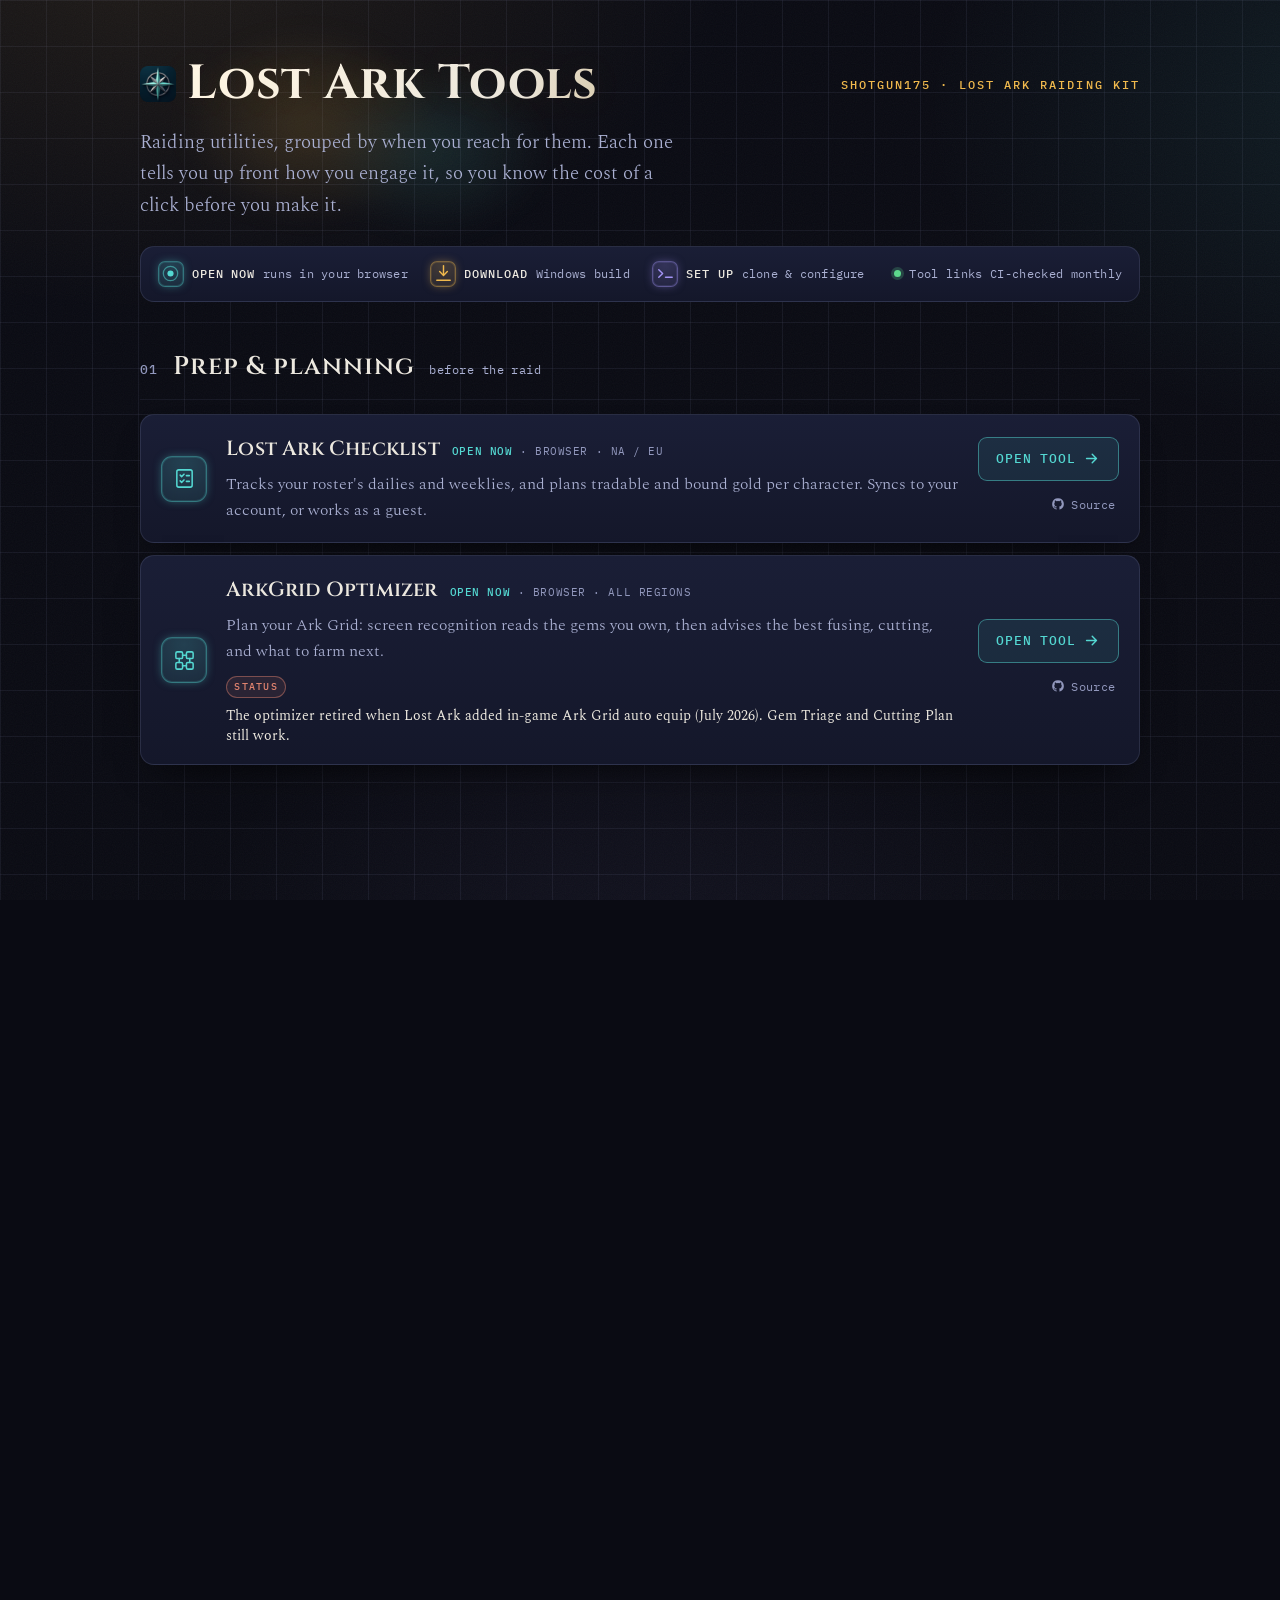
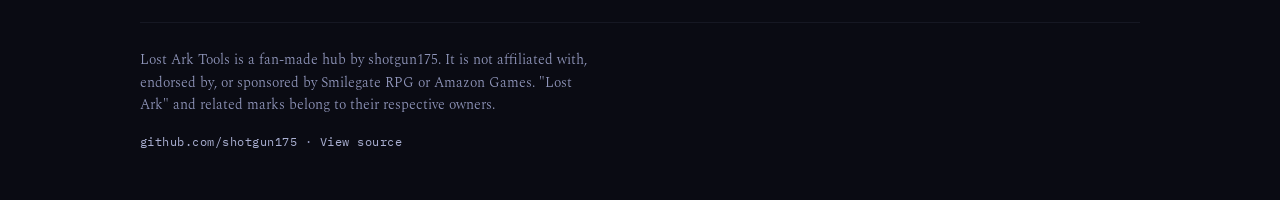
<file: index.html>
<!DOCTYPE html>
<html lang="en">
<head>
  <meta charset="utf-8" />
  <meta name="viewport" content="width=device-width, initial-scale=1" />
  <meta name="color-scheme" content="dark" />

  <!-- Defense-in-depth: everything the page loads is same-origin (plus the
       data: film-grain texture in styles.css). No inline scripts or styles
       exist, so no hashes are needed; keep it that way. -->
  <meta http-equiv="Content-Security-Policy" content="default-src 'self'; style-src 'self'; font-src 'self'; img-src 'self' data:; script-src 'self'; base-uri 'none'; form-action 'none'" />

  <!-- ============================================================
       Lost Ark Tools: static hub page. No framework, no build.
       Command deck: tools grouped into three raid-timeline banks,
       each wearing a run-mode lamp (Open now / Download / Set up).
       To rename the hub, search-and-replace "Lost Ark Tools".
       To add a tool, copy the commented TILE TEMPLATE below.
       ============================================================ -->

  <title>Lost Ark Tools: raiding utilities by shotgun175</title>
  <meta name="description" content="A small hub for shotgun175's Lost Ark utilities: an Ark Grid optimizer, raid mechanic and dark-grenade overlays, a roster automation tool, a daily and weekly checklist with a gold planner, and a cash-shop value calculator." />
  <meta name="author" content="shotgun175" />
  <meta name="theme-color" content="#0a0b13" />
  <link rel="canonical" href="https://shotgun175.github.io/" />

  <!-- Open Graph / Facebook -->
  <meta property="og:type" content="website" />
  <meta property="og:site_name" content="Lost Ark Tools" />
  <meta property="og:title" content="Lost Ark Tools: raiding utilities by shotgun175" />
  <meta property="og:description" content="An Ark Grid optimizer, raid mechanic and dark-grenade overlays, a roster automation tool, a daily and weekly checklist with a gold planner, and a cash-shop value calculator, collected in one place." />
  <meta property="og:url" content="https://shotgun175.github.io/" />
  <meta property="og:image" content="https://shotgun175.github.io/assets/og-image.png" />
  <meta property="og:image:width" content="1200" />
  <meta property="og:image:height" content="630" />
  <meta property="og:image:alt" content="Lost Ark Tools, a hub for shotgun175's raiding utilities." />

  <!-- Twitter -->
  <meta name="twitter:card" content="summary_large_image" />
  <meta name="twitter:title" content="Lost Ark Tools: raiding utilities by shotgun175" />
  <meta name="twitter:description" content="An Ark Grid optimizer, raid mechanic and dark-grenade overlays, a roster automation tool, a daily and weekly checklist with a gold planner, and a cash-shop value calculator, collected in one place." />
  <meta name="twitter:image" content="https://shotgun175.github.io/assets/og-image.png" />
  <meta name="twitter:image:alt" content="Lost Ark Tools, a hub for shotgun175's raiding utilities." />

  <!-- Icons: the compass mark, exported from assets/brand-icon-master.png
       (README "Regenerating the icons"). Browsers pick the closest size. -->
  <link rel="icon" type="image/png" sizes="32x32" href="assets/favicon-32.png" />
  <link rel="icon" type="image/png" sizes="192x192" href="assets/icon-192.png" />
  <link rel="apple-touch-icon" href="apple-touch-icon.png" />

  <!-- Fonts are self-hosted (fonts/, declared via @font-face in styles.css),
       so first paint never waits on a third-party origin and no visitor IP
       leaks to a font CDN. Fallback stacks keep the page legible if a file
       fails. Preload the two faces first paint uses: Cinzel (wordmark, bank
       and tile titles) and Spectral 300 (lede and blurbs). -->
  <link rel="preload" href="fonts/cinzel-600-700.woff2" as="font" type="font/woff2" crossorigin />
  <link rel="preload" href="fonts/spectral-300.woff2" as="font" type="font/woff2" crossorigin />

  <link rel="stylesheet" href="styles.css" />

  <!-- Flash-free progressive enhancement: this tiny same-origin script stamps
       <html> with .reveal-ready before first paint, and styles.css only
       pre-hides tiles under that class. If it is disabled, blocked, or fails
       to load, the class never appears and every tile renders fully visible. -->
  <script src="enhance.js"></script>
</head>

<body>
  <a class="skip-link" href="#deck">Skip to tools</a>

  <div class="page">
    <header class="masthead" role="banner">
      <span class="masthead__glow" aria-hidden="true"></span>

      <div class="masthead__top">
        <div class="brand">
          <img class="brand__mark" src="assets/icon-192.png" width="36" height="36" alt="" />
          <h1 class="wordmark">Lost&nbsp;Ark Tools</h1>
        </div>
        <p class="masthead__eyebrow">shotgun175 · Lost Ark raiding kit</p>
      </div>

      <p class="masthead__lede">
        Raiding utilities, grouped by when you reach for them. Each one tells you
        up front how you engage it, so you know the cost of a click before you make it.
      </p>

      <div class="panelstrip">
        <ul class="legend" aria-label="What the lamp on each tool means">
          <li data-mode="open">
            <span class="lamp lamp--mini" aria-hidden="true">
              <svg viewBox="0 0 24 24" width="14" height="14"><circle cx="12" cy="12" r="7.5" fill="none" stroke="currentColor" stroke-width="1.3" opacity="0.55"/><circle cx="12" cy="12" r="3.2" fill="currentColor"/></svg>
            </span>
            <b>Open now</b> runs in your browser
          </li>
          <li data-mode="download">
            <span class="lamp lamp--mini" aria-hidden="true">
              <svg viewBox="0 0 24 24" width="14" height="14" fill="none" stroke="currentColor" stroke-width="1.5" stroke-linecap="round" stroke-linejoin="round"><path d="M12 4v9"/><path d="M8 10l4 4 4-4"/><path d="M5 19h14"/></svg>
            </span>
            <b>Download</b> Windows build
          </li>
          <li data-mode="setup">
            <span class="lamp lamp--mini" aria-hidden="true">
              <svg viewBox="0 0 24 24" width="14" height="14" fill="none" stroke="currentColor" stroke-width="1.5" stroke-linecap="round" stroke-linejoin="round"><path d="M5 8l4 4-4 4"/><path d="M12 16h7"/></svg>
            </span>
            <b>Set up</b> clone &amp; configure
          </li>
        </ul>
        <p class="status">
          <span class="status__pip" aria-hidden="true"></span>
          <span>Tool links CI-checked monthly</span>
        </p>
      </div>
    </header>

    <main id="deck" tabindex="-1">

      <!-- ============================================================
           BANK = a job-to-be-done, ordered by the raid timeline.
           TILE TEMPLATE: copy one <li class="tile"> to add a tool.
             1. data-mode = open | download | setup  (drives the lamp
                color, the spec accent, and the CTA color).
             2. Put the tool's own glyph <svg> inside .lamp (the color
                already encodes the run mode; the glyph says which tool).
             3. Fill: name; a spec line (MODE · PLATFORM · REGION); one
                plain-verb line; an optional labeled .tile__flag for a
                status/prerequisite; the real CTA href + verb.
             4. Add a .source link only for browser apps whose repo isn't
                obvious from the CTA. New links stay plain crawlable hrefs
                so the monthly link-check can find them.
           ============================================================ -->

      <section class="bank" data-reveal aria-labelledby="bank-prep">
        <div class="bank__head">
          <span class="bank__index" aria-hidden="true">01</span>
          <h2 class="bank__title" id="bank-prep">Prep &amp; planning</h2>
          <span class="bank__when">before the raid</span>
        </div>
        <ul class="bank__list">

          <!-- Lost Ark Checklist: in-browser web app -->
          <li class="tile" data-mode="open" data-reveal>
            <span class="lamp" aria-hidden="true">
              <!-- checklist motif -->
              <svg viewBox="0 0 24 24" fill="none" stroke="currentColor" stroke-width="1.6" stroke-linecap="round" stroke-linejoin="round">
                <rect x="4" y="3" width="16" height="18" rx="2"/>
                <path d="M7.5 8.5l1.5 1.5 2.5-2.5M7.5 14.5l1.5 1.5 2.5-2.5M14 9h3M14 15h3"/>
              </svg>
            </span>
            <div class="tile__body">
              <div class="tile__head">
                <h3 class="tile__name">Lost Ark Checklist</h3>
                <span class="tile__spec"><b>Open now</b> · Browser · NA / EU</span>
              </div>
              <p class="tile__line">
                Tracks your roster's dailies and weeklies, and plans tradable and bound
                gold per character. Syncs to your account, or works as a guest.
              </p>
            </div>
            <div class="tile__actions">
              <a class="cta" href="https://loa-checklist.web.app/">
                Open tool
                <svg class="cta__arrow" viewBox="0 0 24 24" width="17" height="17" fill="none" stroke="currentColor" stroke-width="2" stroke-linecap="round" stroke-linejoin="round" aria-hidden="true"><path d="M5 12h14M13 6l6 6-6 6"/></svg>
              </a>
              <a class="source" href="https://github.com/shotgun175/LostArk-Checklist">
                <svg viewBox="0 0 24 24" width="14" height="14" fill="currentColor" aria-hidden="true"><path d="M12 2a10 10 0 0 0-3.16 19.49c.5.09.68-.22.68-.48v-1.7c-2.78.6-3.37-1.34-3.37-1.34-.45-1.16-1.11-1.47-1.11-1.47-.91-.62.07-.6.07-.6 1 .07 1.53 1.03 1.53 1.03.9 1.53 2.36 1.09 2.93.83.09-.65.35-1.09.63-1.34-2.22-.25-4.55-1.11-4.55-4.94 0-1.09.39-1.98 1.03-2.68-.1-.25-.45-1.27.1-2.65 0 0 .84-.27 2.75 1.02a9.5 9.5 0 0 1 5 0c1.91-1.29 2.75-1.02 2.75-1.02.55 1.38.2 2.4.1 2.65.64.7 1.03 1.59 1.03 2.68 0 3.84-2.34 4.68-4.57 4.93.36.31.68.92.68 1.85v2.74c0 .27.18.58.69.48A10 10 0 0 0 12 2Z"/></svg>
                Source
              </a>
            </div>
          </li>

          <!-- ArkGrid Optimizer: in-browser web app -->
          <li class="tile" data-mode="open" data-reveal>
            <span class="lamp" aria-hidden="true">
              <!-- grid / node motif -->
              <svg viewBox="0 0 24 24" fill="none" stroke="currentColor" stroke-width="1.6" stroke-linecap="round" stroke-linejoin="round">
                <rect x="3" y="3" width="7" height="7" rx="1.5"/><rect x="14" y="3" width="7" height="7" rx="1.5"/>
                <rect x="3" y="14" width="7" height="7" rx="1.5"/><rect x="14" y="14" width="7" height="7" rx="1.5"/>
                <path d="M10 6.5h4M6.5 10v4M17.5 10v4M10 17.5h4"/>
              </svg>
            </span>
            <div class="tile__body">
              <div class="tile__head">
                <h3 class="tile__name">ArkGrid Optimizer</h3>
                <span class="tile__spec"><b>Open now</b> · Browser · All regions</span>
              </div>
              <p class="tile__line">
                Plan your Ark Grid: screen recognition reads the gems you own, then
                advises the best fusing, cutting, and what to farm next.
              </p>
              <p class="tile__flag tile__flag--caution">
                <span class="tile__flag-label">Status</span>
                <span class="tile__flag-val">The optimizer retired when Lost&nbsp;Ark added in-game Ark Grid auto equip (July 2026). Gem Triage and Cutting Plan still work.</span>
              </p>
            </div>
            <div class="tile__actions">
              <a class="cta" href="https://shotgun175.github.io/LostArk-ArkGrid-Optimizer/">
                Open tool
                <svg class="cta__arrow" viewBox="0 0 24 24" width="17" height="17" fill="none" stroke="currentColor" stroke-width="2" stroke-linecap="round" stroke-linejoin="round" aria-hidden="true"><path d="M5 12h14M13 6l6 6-6 6"/></svg>
              </a>
              <a class="source" href="https://github.com/shotgun175/LostArk-ArkGrid-Optimizer">
                <svg viewBox="0 0 24 24" width="14" height="14" fill="currentColor" aria-hidden="true"><path d="M12 2a10 10 0 0 0-3.16 19.49c.5.09.68-.22.68-.48v-1.7c-2.78.6-3.37-1.34-3.37-1.34-.45-1.16-1.11-1.47-1.11-1.47-.91-.62.07-.6.07-.6 1 .07 1.53 1.03 1.53 1.03.9 1.53 2.36 1.09 2.93.83.09-.65.35-1.09.63-1.34-2.22-.25-4.55-1.11-4.55-4.94 0-1.09.39-1.98 1.03-2.68-.1-.25-.45-1.27.1-2.65 0 0 .84-.27 2.75 1.02a9.5 9.5 0 0 1 5 0c1.91-1.29 2.75-1.02 2.75-1.02.55 1.38.2 2.4.1 2.65.64.7 1.03 1.59 1.03 2.68 0 3.84-2.34 4.68-4.57 4.93.36.31.68.92.68 1.85v2.74c0 .27.18.58.69.48A10 10 0 0 0 12 2Z"/></svg>
                Source
              </a>
            </div>
          </li>

          <!-- Bible Roster Updater: command-line automation -->
          <li class="tile" data-mode="setup" data-reveal>
            <span class="lamp" aria-hidden="true">
              <!-- terminal prompt motif -->
              <svg viewBox="0 0 24 24" fill="none" stroke="currentColor" stroke-width="1.6" stroke-linecap="round" stroke-linejoin="round">
                <rect x="3" y="4" width="18" height="16" rx="2"/><path d="M7 9l3 3-3 3M13 15h4"/>
              </svg>
            </span>
            <div class="tile__body">
              <div class="tile__head">
                <h3 class="tile__name">Bible Roster Updater</h3>
                <span class="tile__spec"><b>Set up</b> · Command line · NA</span>
              </div>
              <p class="tile__line">
                Pulls your lostark.bible rosters and writes every raid-eligible character
                straight to a Google Sheet. Run it once a raid week.
              </p>
            </div>
            <div class="tile__actions">
              <a class="cta" href="https://github.com/shotgun175/LostArk-Bible-Roster-Updater">
                View on GitHub
                <svg class="cta__arrow" viewBox="0 0 24 24" width="17" height="17" fill="none" stroke="currentColor" stroke-width="2" stroke-linecap="round" stroke-linejoin="round" aria-hidden="true"><path d="M5 12h14M13 6l6 6-6 6"/></svg>
              </a>
            </div>
          </li>

        </ul>
      </section>

      <section class="bank" data-reveal aria-labelledby="bank-raid">
        <div class="bank__head">
          <span class="bank__index" aria-hidden="true">02</span>
          <h2 class="bank__title" id="bank-raid">In-raid overlays</h2>
          <span class="bank__when">during the pull</span>
        </div>
        <ul class="bank__list">

          <!-- Raid Mech Announcer: Windows desktop overlay -->
          <li class="tile" data-mode="download" data-reveal>
            <span class="lamp" aria-hidden="true">
              <!-- broadcast / alert motif -->
              <svg viewBox="0 0 24 24" fill="none" stroke="currentColor" stroke-width="1.6" stroke-linecap="round" stroke-linejoin="round">
                <path d="M12 3v6"/><circle cx="12" cy="12" r="2.5"/>
                <path d="M6.5 6.5a8 8 0 0 0 0 11M17.5 6.5a8 8 0 0 1 0 11"/>
                <path d="M9 9a4 4 0 0 0 0 6M15 9a4 4 0 0 1 0 6"/>
              </svg>
            </span>
            <div class="tile__body">
              <div class="tile__head">
                <h3 class="tile__name">Raid Mech Announcer</h3>
                <span class="tile__spec"><b>Download</b> · Windows · All regions</span>
              </div>
              <p class="tile__line">
                Calls raid mechanics from boss HP thresholds and from-pull timers on an
                always-on-top overlay, so your whole party reacts early.
              </p>
              <p class="tile__flag tile__flag--caution">
                <span class="tile__flag-label">Needs</span>
                <span class="tile__flag-val">LOA&nbsp;Logs installed. The overlay reads boss HP from it and won't start without it.</span>
              </p>
            </div>
            <div class="tile__actions">
              <a class="cta" href="https://github.com/shotgun175/Raid-Mech-Announcer/releases/latest">
                Download
                <svg class="cta__arrow" viewBox="0 0 24 24" width="17" height="17" fill="none" stroke="currentColor" stroke-width="2" stroke-linecap="round" stroke-linejoin="round" aria-hidden="true"><path d="M12 4v11M7 11l5 5 5-5M5 20h14"/></svg>
              </a>
            </div>
          </li>

          <!-- Dark Rotation Manager: Windows desktop overlay -->
          <li class="tile" data-mode="download" data-reveal>
            <span class="lamp" aria-hidden="true">
              <!-- rotation / orbit motif -->
              <svg viewBox="0 0 24 24" fill="none" stroke="currentColor" stroke-width="1.6" stroke-linecap="round" stroke-linejoin="round">
                <path d="M20 12a8 8 0 1 1-2.3-5.6"/><path d="M20 4v4h-4"/><circle cx="12" cy="12" r="2.2"/>
              </svg>
            </span>
            <div class="tile__body">
              <div class="tile__head">
                <h3 class="tile__name">Dark Rotation Manager</h3>
                <span class="tile__spec"><b>Download</b> · Windows · All regions</span>
              </div>
              <p class="tile__line">
                Coordinates dark grenade throws across your party on a shared on-screen
                rotation, so nobody wastes a cooldown mid-pull.
              </p>
            </div>
            <div class="tile__actions">
              <a class="cta" href="https://github.com/shotgun175/Dark-Rotation-Manager/releases/latest">
                Download
                <svg class="cta__arrow" viewBox="0 0 24 24" width="17" height="17" fill="none" stroke="currentColor" stroke-width="2" stroke-linecap="round" stroke-linejoin="round" aria-hidden="true"><path d="M12 4v11M7 11l5 5 5-5M5 20h14"/></svg>
              </a>
            </div>
          </li>

        </ul>
      </section>

      <section class="bank" data-reveal aria-labelledby="bank-econ">
        <div class="bank__head">
          <span class="bank__index" aria-hidden="true">03</span>
          <h2 class="bank__title" id="bank-econ">Spending &amp; economy</h2>
          <span class="bank__when">between raids</span>
        </div>
        <ul class="bank__list">

          <!-- Cash Shop Value: in-browser web app -->
          <li class="tile" data-mode="open" data-reveal>
            <span class="lamp" aria-hidden="true">
              <!-- coin / dollar motif -->
              <svg viewBox="0 0 24 24" fill="none" stroke="currentColor" stroke-width="1.6" stroke-linecap="round" stroke-linejoin="round">
                <circle cx="12" cy="12" r="9"/>
                <path d="M16 8h-6a2 2 0 1 0 0 4h4a2 2 0 1 1 0 4H8"/>
                <path d="M12 18V6"/>
              </svg>
            </span>
            <div class="tile__body">
              <div class="tile__head">
                <h3 class="tile__name">Cash Shop Value</h3>
                <span class="tile__spec"><b>Open now</b> · Browser · NA / EU</span>
              </div>
              <p class="tile__line">
                Prices cash-shop packs in gold from live NA/EU markets, and checks them
                against the crystal exchange.
              </p>
            </div>
            <div class="tile__actions">
              <a class="cta" href="https://shotgun175.github.io/LostArk-Cash-Shop-Value/">
                Open tool
                <svg class="cta__arrow" viewBox="0 0 24 24" width="17" height="17" fill="none" stroke="currentColor" stroke-width="2" stroke-linecap="round" stroke-linejoin="round" aria-hidden="true"><path d="M5 12h14M13 6l6 6-6 6"/></svg>
              </a>
              <a class="source" href="https://github.com/shotgun175/LostArk-Cash-Shop-Value">
                <svg viewBox="0 0 24 24" width="14" height="14" fill="currentColor" aria-hidden="true"><path d="M12 2a10 10 0 0 0-3.16 19.49c.5.09.68-.22.68-.48v-1.7c-2.78.6-3.37-1.34-3.37-1.34-.45-1.16-1.11-1.47-1.11-1.47-.91-.62.07-.6.07-.6 1 .07 1.53 1.03 1.53 1.03.9 1.53 2.36 1.09 2.93.83.09-.65.35-1.09.63-1.34-2.22-.25-4.55-1.11-4.55-4.94 0-1.09.39-1.98 1.03-2.68-.1-.25-.45-1.27.1-2.65 0 0 .84-.27 2.75 1.02a9.5 9.5 0 0 1 5 0c1.91-1.29 2.75-1.02 2.75-1.02.55 1.38.2 2.4.1 2.65.64.7 1.03 1.59 1.03 2.68 0 3.84-2.34 4.68-4.57 4.93.36.31.68.92.68 1.85v2.74c0 .27.18.58.69.48A10 10 0 0 0 12 2Z"/></svg>
                Source
              </a>
            </div>
          </li>

          <!-- ============================================================
               TILE TEMPLATE: copy this whole <li> to add a 7th tool.
               Set data-mode (open | download | setup), swap the lamp glyph,
               name, spec line, blurb, optional .tile__flag, and CTA href.
               If you add a new data-mode, add a matching accent rule in
               styles.css (search "data-mode") and a legend entry above.

          <li class="tile" data-mode="open" data-reveal>
            <span class="lamp" aria-hidden="true">
              <svg viewBox="0 0 24 24" fill="none" stroke="currentColor" stroke-width="1.6" stroke-linecap="round" stroke-linejoin="round">
                <circle cx="12" cy="12" r="8"/>
              </svg>
            </span>
            <div class="tile__body">
              <div class="tile__head">
                <h3 class="tile__name">New Tool Name</h3>
                <span class="tile__spec"><b>Open now</b> · Platform · Region</span>
              </div>
              <p class="tile__line">
                A one-sentence blurb, roughly twelve to eighteen words, describing
                what the tool does and who it helps.
              </p>
            </div>
            <div class="tile__actions">
              <a class="cta" href="https://example.com/">
                Open tool
                <svg class="cta__arrow" viewBox="0 0 24 24" width="17" height="17" fill="none" stroke="currentColor" stroke-width="2" stroke-linecap="round" stroke-linejoin="round" aria-hidden="true"><path d="M5 12h14M13 6l6 6-6 6"/></svg>
              </a>
            </div>
          </li>

               ============================================================ -->

        </ul>
      </section>

    </main>

    <footer class="site-footer" role="contentinfo">
      <p class="site-footer__note">
        Lost Ark Tools is a fan-made hub by shotgun175. It is not affiliated with,
        endorsed by, or sponsored by Smilegate RPG or Amazon Games. "Lost Ark" and
        related marks belong to their respective owners.
      </p>
      <p class="site-footer__meta">
        <a href="https://github.com/shotgun175">github.com/shotgun175</a>
        <span aria-hidden="true">·</span>
        <a href="https://github.com/shotgun175/shotgun175.github.io">View source</a>
      </p>
    </footer>
  </div>

</body>
</html>
</file>
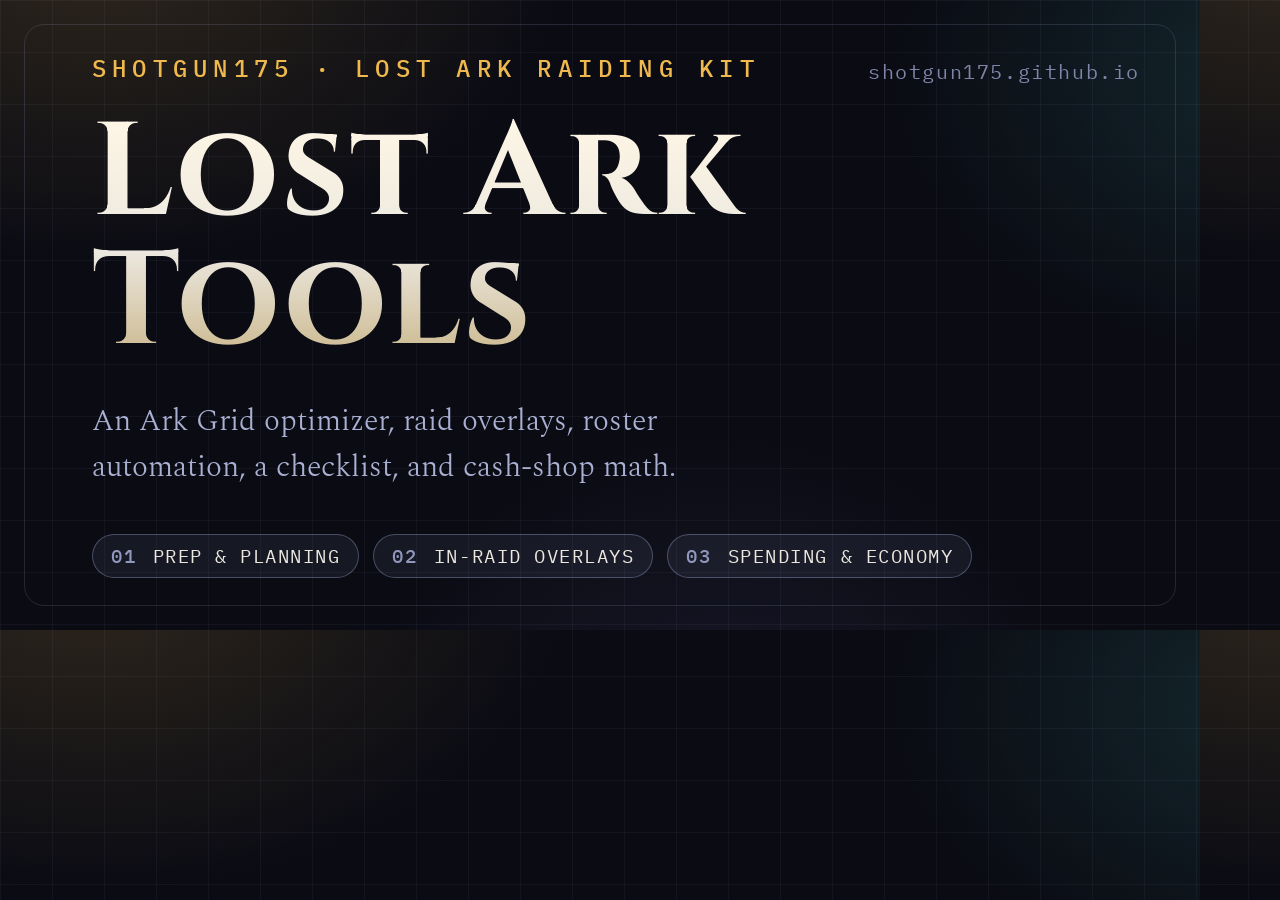
<file: assets/og-image.html>
<!DOCTYPE html>
<html lang="en">
<head>
<meta charset="utf-8" />
<!-- Source for og-image.png (same folder). Render at exactly 1200x630 and screenshot.
     Regenerate: open in a 1200x630 viewport and capture (see README). -->
<link rel="preconnect" href="https://fonts.googleapis.com" />
<link rel="preconnect" href="https://fonts.gstatic.com" crossorigin />
<link rel="stylesheet" href="https://fonts.googleapis.com/css2?family=Cinzel:wght@700&family=IBM+Plex+Mono:wght@500&family=Spectral:wght@300&display=swap" />
<style>
  * { margin: 0; padding: 0; box-sizing: border-box; }
  html, body { width: 1200px; height: 630px; }
  body {
    position: relative;
    overflow: hidden;
    background-color: #0a0b13;
    background-image:
      radial-gradient(50rem 34rem at 8% -10%, rgba(240,185,77,0.16), transparent 60%),
      radial-gradient(46rem 32rem at 108% 12%, rgba(84,216,210,0.14), transparent 55%),
      radial-gradient(40rem 40rem at 60% 130%, rgba(163,148,245,0.12), transparent 60%),
      linear-gradient(rgba(170,178,220,0.06) 1px, transparent 1px),
      linear-gradient(90deg, rgba(170,178,220,0.06) 1px, transparent 1px);
    background-size: 100% 100%, 100% 100%, 100% 100%, 52px 52px, 52px 52px;
    color: #ece8df;
    font-family: "Spectral", Georgia, serif;
    display: flex;
    flex-direction: column;
    justify-content: center;
    padding: 0 92px;
  }
  body::after {
    content: "";
    position: absolute;
    inset: 24px;
    border: 1px solid rgba(170,178,220,0.16);
    border-radius: 20px;
    pointer-events: none;
  }
  .eyebrow {
    font-family: "IBM Plex Mono", monospace;
    font-size: 24px;
    font-weight: 500;
    letter-spacing: 0.26em;
    text-transform: uppercase;
    color: #f0b94d;
    margin-bottom: 26px;
  }
  .title {
    font-family: "Cinzel", serif;
    font-weight: 700;
    font-size: 132px;
    line-height: 0.98;
    letter-spacing: 0.02em;
    background: linear-gradient(180deg, #fff7e6 0%, #ece8df 55%, #c8b487 100%);
    -webkit-background-clip: text;
    background-clip: text;
    color: transparent;
  }
  .lede {
    margin-top: 30px;
    font-size: 30px;
    font-weight: 300;
    color: #aab0d2;
    max-width: 46ch;
  }
  .pills {
    display: flex;
    gap: 14px;
    margin-top: 44px;
    font-family: "IBM Plex Mono", monospace;
    font-size: 19px;
    letter-spacing: 0.08em;
    text-transform: uppercase;
  }
  /* Pills mirror the page's three timeline banks. Deliberately neutral:
     gold/astral/violet encode run modes on the site now, so reusing them
     as topic tags here would contradict the masthead legend. */
  .pill {
    padding: 9px 18px;
    border-radius: 999px;
    border: 1px solid rgba(170,178,220,0.35);
    color: #ece8df;
    background: rgba(170,178,220,0.08);
  }
  .pill b {
    color: #9298bd;
    font-weight: 500;
    margin-right: 4px;
  }
  /* top-right corner stamp, opposite the eyebrow; keeps clear of the pills
     row, which now spans most of the bottom edge */
  .url {
    position: absolute;
    right: 60px;
    top: 58px;
    font-family: "IBM Plex Mono", monospace;
    font-size: 20px;
    letter-spacing: 0.08em;
    color: #7e85a8;
  }
</style>
</head>
<body>
  <div class="eyebrow">shotgun175 &middot; Lost Ark raiding kit</div>
  <div class="title">Lost&nbsp;Ark Tools</div>
  <div class="lede">An Ark Grid optimizer, raid overlays, roster automation, a checklist, and cash-shop math.</div>
  <div class="pills">
    <span class="pill"><b>01</b> Prep &amp; planning</span>
    <span class="pill"><b>02</b> In-raid overlays</span>
    <span class="pill"><b>03</b> Spending &amp; economy</span>
  </div>
  <div class="url">shotgun175.github.io</div>
</body>
</html>
</file>
<file: styles.css>
/* ============================================================
   Lost Ark Tools: design system
   Concept: an operable "command deck" on obsidian. Tools group into
   three raid-timeline banks; each wears a run-mode lamp whose COLOR
   encodes how you engage it (Open now / Download / Set up). An
   ancient-tome Cinzel wordmark over a faint Ark-Grid lattice, lit by
   an ember-gold + astral-cyan duotone, with console-style mono labels.
   ============================================================ */

/* ---------- self-hosted fonts ----------
   Latin woff2 subsets served from this repo (fonts/), so first paint never
   depends on a third-party origin. One file per family/weight, so no
   unicode-range gating is needed: characters a subset lacks fall back down
   the stack per glyph either way. The Cinzel file is a variable font covering
   both display weights. Weights match usage below exactly:
   Cinzel 600/700, IBM Plex Mono 400/500, Spectral 300/400 (no italics). */
@font-face {
  font-family: "Cinzel";
  font-style: normal;
  font-weight: 600 700;
  font-display: swap;
  src: url("fonts/cinzel-600-700.woff2") format("woff2");}
@font-face {
  font-family: "IBM Plex Mono";
  font-style: normal;
  font-weight: 400;
  font-display: swap;
  src: url("fonts/ibm-plex-mono-400.woff2") format("woff2");}
@font-face {
  font-family: "IBM Plex Mono";
  font-style: normal;
  font-weight: 500;
  font-display: swap;
  src: url("fonts/ibm-plex-mono-500.woff2") format("woff2");}
@font-face {
  font-family: "Spectral";
  font-style: normal;
  font-weight: 300;
  font-display: swap;
  src: url("fonts/spectral-300.woff2") format("woff2");}
@font-face {
  font-family: "Spectral";
  font-style: normal;
  font-weight: 400;
  font-display: swap;
  src: url("fonts/spectral-400.woff2") format("woff2");}

:root {
  color-scheme: dark;

  /* --- palette ---
     CANONICAL Lost Ark Tools brand palette. The no-build setup means these
     hexes are also hardcoded in: assets/og-image.html and
     snippets/hub-badge.html (plus the badge copies embedded in the tool repos;
     see README "Hub badge embeds"). Change a color here -> update those
     together. The compass brand icon (favicons, masthead mark, badge mark) is
     raster art and sits outside this palette.
     Satellite-only shades with no token here: #7e85a8 (og-image URL line) and
     #fff7e6 / #c8b487 (wordmark-gradient highlights: styles.css wordmark,
     og-image title). */
  --bg:        #0a0b13;   /* obsidian */
  --surface:   #14172a;   /* tile base */
  --surface-2: #1a1e36;
  --line:      rgba(170, 178, 220, 0.14);
  --line-soft: rgba(170, 178, 220, 0.08);

  --ink:    #ece8df;      /* warm parchment: primary text */
  --muted:  #aab0d2;      /* cool grey-violet: secondary text */
  --faint:  #9298bd;      /* tertiary / footnotes: kept >=4.5:1 on the tile gradient */

  --gold:   #f0b94d;      /* the Ark's light */
  --astral: #54d8d2;      /* astral cyan */
  --violet: #a394f5;      /* arcane / dark */
  --emerald: #5cd98c;     /* economy / value */

  /* --- run-mode aliases ---
     Direction A reuses the brand hexes verbatim, remapped to run-mode meaning.
     Same colors as the brand mark, so NO palette sync is triggered by these. */
  --open:     var(--astral);   /* runs in the browser now */
  --download: var(--gold);     /* Windows build */
  --setup:    var(--violet);   /* clone & configure */
  --live:     var(--emerald);  /* operational pip */
  --caution:  #e0836f;         /* heads-up notes only; UI accent, NOT part of the
                                  brand mark (unused in favicon/og/badge), so no sync */

  /* default accent; overridden per tile by data-mode */
  --accent: var(--open);

  /* --- type --- */
  --font-display: "Cinzel", "Trajan Pro", "Times New Roman", serif;
  --font-body:    "Spectral", Georgia, "Times New Roman", serif;
  --font-mono:    "IBM Plex Mono", ui-monospace, "SFMono-Regular", Consolas, monospace;

  /* --- shape --- */
  --radius:    14px;
  --radius-sm: 9px;
  --shadow:    0 18px 40px -22px rgba(0, 0, 0, 0.9);
  --maxw:      1080px;
}

/* ---------- reset-ish ---------- */
*, *::before, *::after { box-sizing: border-box; }
html { -webkit-text-size-adjust: 100%; }
body {
  margin: 0;
  background-color: var(--bg);
  color: var(--ink);
  font-family: var(--font-body);
  font-size: clamp(1rem, 0.96rem + 0.25vw, 1.075rem);
  font-weight: 400;
  line-height: 1.65;
  -webkit-font-smoothing: antialiased;
  text-rendering: optimizeLegibility;
  min-height: 100vh;
}

/* atmosphere: fixed lattice + duotone glows behind everything */
body::before {
  content: "";
  position: fixed;
  inset: 0;
  z-index: -2;
  pointer-events: none;
  background-color: var(--bg);
  background-image:
    radial-gradient(60rem 40rem at 12% -8%, rgba(240, 185, 77, 0.10), transparent 60%),
    radial-gradient(55rem 38rem at 110% 12%, rgba(84, 216, 210, 0.09), transparent 55%),
    radial-gradient(50rem 50rem at 50% 120%, rgba(163, 148, 245, 0.07), transparent 60%),
    linear-gradient(var(--line-soft) 1px, transparent 1px),
    linear-gradient(90deg, var(--line-soft) 1px, transparent 1px);
  background-size: 100% 100%, 100% 100%, 100% 100%, 46px 46px, 46px 46px;
}

/* film grain: a whisper of texture so the flat panels read as a surface */
body::after {
  content: "";
  position: fixed;
  inset: 0;
  z-index: -1;
  pointer-events: none;
  opacity: 0.04;
  background-image: url("data:image/svg+xml,%3Csvg xmlns='http://www.w3.org/2000/svg' width='140' height='140'%3E%3Cfilter id='n'%3E%3CfeTurbulence type='fractalNoise' baseFrequency='0.9' numOctaves='2' stitchTiles='stitch'/%3E%3C/filter%3E%3Crect width='140' height='140' filter='url(%23n)'/%3E%3C/svg%3E");
}

img, svg { display: block; max-width: 100%; }
a { color: var(--astral); }

/* ---------- accessibility helpers ---------- */
.skip-link {
  position: absolute;
  left: 1rem; top: -3.5rem;
  z-index: 60;
  padding: 0.8rem 1.1rem;
  background: var(--gold);
  color: #0a0b13;
  font-family: var(--font-mono);
  font-size: 0.78rem;
  letter-spacing: 0.06em;
  text-transform: uppercase;
  text-decoration: none;
  border-radius: 0 0 var(--radius-sm) var(--radius-sm);
  transition: top 0.18s ease;
}
.skip-link:focus { top: 0; }

:focus-visible {
  outline: 2px solid var(--astral);
  outline-offset: 3px;
  border-radius: 5px;
}
#deck:focus { outline: none; }

/* ---------- layout shell ---------- */
.page {
  max-width: var(--maxw);
  margin-inline: auto;
  padding: clamp(2rem, 5vw, 3.75rem) clamp(1.15rem, 4vw, 2.5rem) 3rem;
}

/* ============================================================
   masthead
   ============================================================ */
.masthead {
  position: relative;
  margin-bottom: clamp(1.75rem, 4vw, 2.75rem);
}

/* slow-drifting ember glow behind the wordmark: the ambient "power on" */
.masthead__glow {
  position: absolute;
  top: -6rem; left: -4rem;
  width: min(38rem, 90%);
  height: 22rem;
  z-index: -1;
  pointer-events: none;
  background:
    radial-gradient(closest-side, rgba(240, 185, 77, 0.16), transparent 70%),
    radial-gradient(closest-side, rgba(84, 216, 210, 0.12), transparent 70%);
  background-position: 20% 30%, 70% 60%;
  background-repeat: no-repeat;
  background-size: 60% 80%, 55% 70%;
  filter: blur(14px);
}

.masthead__top {
  display: flex; flex-wrap: wrap; align-items: center;
  justify-content: space-between; gap: 0.75rem 1.5rem;
}
.brand { display: flex; align-items: center; gap: 0.7rem; }
.brand__mark { width: 36px; height: 36px; flex: none; }

.wordmark {
  margin: 0;
  font-family: var(--font-display);
  font-weight: 700;
  font-size: clamp(1.9rem, 1.2rem + 2.6vw, 3rem);
  line-height: 1.02;
  letter-spacing: 0.02em;
  color: var(--ink); /* fallback when text-clipping is unsupported */
  text-shadow: 0 1px 40px rgba(240, 185, 77, 0.12);
}
@supports ((-webkit-background-clip: text) or (background-clip: text)) {
  .wordmark {
    background: linear-gradient(100deg,
      #fff7e6 0%, var(--ink) 32%, #c8b487 50%, #fff7e6 62%, var(--ink) 82%, #c8b487 100%);
    background-size: 250% 100%;
    background-position: 0% 0;
    -webkit-background-clip: text;
    background-clip: text;
    color: transparent;
  }
}

.masthead__eyebrow {
  margin: 0;
  font-family: var(--font-mono);
  font-size: 0.72rem;
  font-weight: 500;
  letter-spacing: 0.18em;
  text-transform: uppercase;
  color: var(--gold);
}

.masthead__lede {
  margin: 1.15rem 0 0;
  max-width: 54ch;
  color: var(--muted);
  font-weight: 300;
  font-size: clamp(1.02rem, 0.98rem + 0.35vw, 1.18rem);
}

/* instrument strip: legend (left) + status (right) */
.panelstrip {
  display: flex; flex-wrap: wrap;
  align-items: center; justify-content: space-between;
  gap: 0.85rem 1.75rem;
  margin-top: 1.6rem;
  padding: 0.85rem 1.05rem;
  background: linear-gradient(180deg, var(--surface-2), var(--surface));
  border: 1px solid var(--line);
  border-radius: var(--radius);
}
.legend {
  display: flex; flex-wrap: wrap; gap: 0.6rem 1.4rem;
  margin: 0; padding: 0; list-style: none;
}
.legend li {
  display: flex; align-items: center; gap: 0.5rem;
  font-family: var(--font-mono); font-size: 0.74rem;
  letter-spacing: 0.02em; color: var(--muted);
}
.legend b {
  color: var(--ink); font-weight: 500;
  text-transform: uppercase; letter-spacing: 0.08em;
  font-size: 0.72rem;
}
.legend .lamp--mini { width: 26px; height: 26px; border-radius: 7px; }

.status {
  display: inline-flex; align-items: center; gap: 0.5rem;
  margin: 0;
  font-family: var(--font-mono); font-size: 0.72rem;
  letter-spacing: 0.03em; color: var(--muted);
}
.status__pip {
  width: 7px; height: 7px; border-radius: 50%; flex: none;
  background: var(--live);
  box-shadow: 0 0 0 3px color-mix(in srgb, var(--live) 22%, transparent);
}

/* ============================================================
   banks (raid-timeline sections)
   ============================================================ */
.bank { margin-top: clamp(1.9rem, 4vw, 2.75rem); }

.bank__head {
  display: flex; align-items: baseline; flex-wrap: wrap;
  gap: 0.5rem 0.9rem;
  padding-bottom: 0.7rem;
  border-bottom: 1px solid var(--line-soft);
}
.bank__index {
  font-family: var(--font-mono); font-size: 0.82rem; font-weight: 500;
  letter-spacing: 0.08em; color: var(--faint);
}
.bank__title {
  margin: 0;
  font-family: var(--font-display); font-weight: 600;
  font-size: clamp(1.2rem, 1rem + 0.9vw, 1.6rem);
  letter-spacing: 0.04em;
  color: var(--ink);
}
.bank__when {
  font-family: var(--font-mono); font-size: 0.74rem;
  letter-spacing: 0.04em; color: var(--muted);
}
.bank__list { list-style: none; margin: 0.9rem 0 0; padding: 0; display: grid; gap: 0.8rem; }

/* ============================================================
   tile (channel strip)
   ============================================================ */
.tile {
  position: relative;
  display: grid;
  grid-template-columns: auto 1fr auto;
  align-items: center;
  gap: 0.5rem 1.2rem;
  padding: 1.1rem 1.25rem;
  background: linear-gradient(180deg, var(--surface-2), var(--surface));
  border: 1px solid var(--line);
  border-radius: var(--radius);
  box-shadow: var(--shadow);
  transition: border-color 0.2s ease, box-shadow 0.2s ease, transform 0.2s ease;
}
[data-mode="open"]     { --accent: var(--open); }
[data-mode="download"] { --accent: var(--download); }
[data-mode="setup"]    { --accent: var(--setup); }

/* accent baseline that "powers up" on hover/focus */
.tile::after {
  content: "";
  position: absolute; left: 1.25rem; right: 1.25rem; bottom: 0;
  height: 2px; border-radius: 2px;
  background: linear-gradient(90deg, var(--accent), transparent);
  transform: scaleX(0); transform-origin: left;
  opacity: 0;
  transition: transform 0.25s ease, opacity 0.25s ease;
}
.tile:hover, .tile:focus-within {
  transform: translateY(-3px);
  border-color: color-mix(in srgb, var(--accent) 55%, var(--line));
  box-shadow:
    var(--shadow),
    0 0 0 1px color-mix(in srgb, var(--accent) 26%, transparent),
    0 18px 40px -24px color-mix(in srgb, var(--accent) 60%, transparent);
}
.tile:hover::after, .tile:focus-within::after { transform: scaleX(1); opacity: 0.9; }

/* --- the run-mode lamp: color = mode, glyph = which tool --- */
.lamp {
  display: grid; place-items: center;
  width: 46px; height: 46px; flex: none;
  color: var(--accent);
  border: 1px solid color-mix(in srgb, var(--accent) 40%, transparent);
  border-radius: 11px;
  background:
    radial-gradient(120% 120% at 50% 15%,
      color-mix(in srgb, var(--accent) 20%, transparent),
      color-mix(in srgb, var(--accent) 7%, transparent));
  box-shadow: inset 0 0 0 1px color-mix(in srgb, var(--accent) 12%, transparent);
  transition: box-shadow 0.2s ease;
}
.lamp svg { width: 23px; height: 23px; }
.tile:hover .lamp, .tile:focus-within .lamp {
  box-shadow:
    inset 0 0 0 1px color-mix(in srgb, var(--accent) 18%, transparent),
    0 0 16px -3px color-mix(in srgb, var(--accent) 65%, transparent);
}
/* every lamp carries a steady soft glow in its own accent; this is the resting
   state (reduced motion); the breathe animation overrides it otherwise */
.tile .lamp,
.legend [data-mode] .lamp--mini {
  box-shadow: inset 0 0 0 1px color-mix(in srgb, var(--accent) 14%, transparent),
              0 0 10px -2px color-mix(in srgb, var(--accent) 50%, transparent);
}

.tile__body { min-width: 0; }
.tile__head {
  display: flex; flex-wrap: wrap; align-items: baseline;
  gap: 0.3rem 0.75rem;
}
.tile__name {
  margin: 0;
  font-family: var(--font-display); font-weight: 600;
  font-size: clamp(1.12rem, 1.05rem + 0.3vw, 1.28rem);
  letter-spacing: 0.01em;
  color: var(--ink);
}
.tile__spec {
  font-family: var(--font-mono); font-size: 0.7rem;
  letter-spacing: 0.05em; text-transform: uppercase;
  color: var(--faint);
}
.tile__spec b { color: var(--accent); font-weight: 500; }
.tile__line {
  margin: 0.35rem 0 0;
  color: var(--muted); font-weight: 300;
  font-size: 0.98rem;
}

/* labeled honesty flag (B's Runs/Needs/Status schema, flagged tools only) */
.tile__flag {
  display: flex; flex-wrap: wrap; align-items: baseline; gap: 0.5rem;
  margin: 0.7rem 0 0;
  font-size: 0.86rem; line-height: 1.5;
  color: var(--muted);
}
.tile__flag-label {
  flex: none;
  font-family: var(--font-mono); font-size: 0.64rem; font-weight: 500;
  letter-spacing: 0.12em; text-transform: uppercase;
  color: var(--flag-c, var(--faint));
  padding: 0.12rem 0.45rem;
  border: 1px solid color-mix(in srgb, var(--flag-c, var(--faint)) 45%, transparent);
  border-radius: 999px;
  background: color-mix(in srgb, var(--flag-c, var(--faint)) 10%, transparent);
}
.tile__flag-val { color: var(--ink); }
.tile__flag--caution { --flag-c: var(--caution); }

/* --- actions --- */
.tile__actions {
  display: flex; flex-direction: column; align-items: flex-end;
  gap: 0.45rem; justify-self: end;
}
.cta {
  display: inline-flex; align-items: center; gap: 0.5rem;
  min-height: 44px; padding: 0.55rem 1.1rem;
  color: var(--accent);
  background: color-mix(in srgb, var(--accent) 9%, transparent);
  border: 1px solid color-mix(in srgb, var(--accent) 48%, transparent);
  border-radius: var(--radius-sm);
  font-family: var(--font-mono); font-size: 0.8rem; font-weight: 500;
  letter-spacing: 0.06em; text-transform: uppercase;
  text-decoration: none; white-space: nowrap;
  transition: color 0.16s ease, background-color 0.16s ease, border-color 0.16s ease;
}
.cta:hover, .cta:focus-visible {
  color: #06121a; background: var(--accent); border-color: var(--accent);
}
.cta:focus-visible { outline-color: var(--accent); }
.cta__arrow { transition: transform 0.16s ease; }
.cta:hover .cta__arrow, .cta:focus-visible .cta__arrow { transform: translateX(3px); }

.source {
  display: inline-flex; align-items: center; gap: 0.4rem;
  min-height: 32px; padding: 0 0.2rem;
  font-family: var(--font-mono); font-size: 0.72rem;
  letter-spacing: 0.04em; color: var(--faint);
  text-decoration: none;
}
.source:hover, .source:focus-visible { color: var(--ink); text-decoration: underline; text-underline-offset: 3px; }

/* ============================================================
   footer
   ============================================================ */
.site-footer {
  margin-top: clamp(2.75rem, 6vw, 4.25rem);
  padding-top: 1.6rem;
  border-top: 1px solid var(--line-soft);
  color: var(--faint);
}
.site-footer__note {
  max-width: 64ch; margin: 0;
  font-size: 0.86rem; font-weight: 300;
}
.site-footer__meta {
  margin: 0.9rem 0 0;
  font-family: var(--font-mono); font-size: 0.76rem; letter-spacing: 0.04em;
}
.site-footer__meta a { color: var(--muted); text-decoration: none; }
.site-footer__meta a:hover { color: var(--gold); text-decoration: underline; }

/* ============================================================
   motion (screen only, and only when the visitor is okay with it;
   print gets the resting fully-visible state of everything below)
   ============================================================ */
@media screen and (prefers-reduced-motion: no-preference) {
  /* masthead settles in on load */
  .masthead {
    opacity: 0; transform: translateY(10px);
    animation: settle 0.55s cubic-bezier(0.22, 0.61, 0.36, 1) 0.05s forwards;
  }
  @keyframes settle { to { opacity: 1; transform: none; } }

  /* wordmark: a slow highlight sweep */
  @supports ((-webkit-background-clip: text) or (background-clip: text)) {
    .wordmark { animation: shimmer 9s ease-in-out 0.6s infinite; }
    @keyframes shimmer {
      0%, 18%  { background-position: 0% 0; }
      50%      { background-position: 100% 0; }
      82%, 100%{ background-position: 0% 0; }
    }
  }

  /* the ember glow breathes and drifts */
  .masthead__glow { animation: glow-drift 16s ease-in-out infinite; }
  @keyframes glow-drift {
    0%, 100% { transform: translate(0, 0) scale(1); opacity: 0.9; }
    50%      { transform: translate(2rem, 0.6rem) scale(1.06); opacity: 1; }
  }

  /* every lamp breathes in its own accent color */
  .tile .lamp { animation: breathe 3.6s ease-in-out infinite; }
  @keyframes breathe {
    0%, 100% { box-shadow: inset 0 0 0 1px color-mix(in srgb, var(--accent) 14%, transparent),
                           0 0 8px -3px color-mix(in srgb, var(--accent) 45%, transparent); }
    50%      { box-shadow: inset 0 0 0 1px color-mix(in srgb, var(--accent) 20%, transparent),
                           0 0 15px -2px color-mix(in srgb, var(--accent) 70%, transparent); }
  }

  /* scroll-reveal: pre-hiding is earned, not assumed. .reveal-ready exists
     only if enhance.js executed (it stamps <html> before first paint), so a
     visitor whose JS is off, or whose enhance.js request was blocked or
     failed, never has anything hidden. */
  .reveal-ready [data-reveal] {
    opacity: 0; transform: translateY(18px);
    transition: opacity 0.6s ease, transform 0.6s cubic-bezier(0.22, 0.61, 0.36, 1);
  }
  .reveal-ready [data-reveal].is-visible { opacity: 1; transform: none; }
  /* stagger the two tiles inside a bank */
  .reveal-ready .tile[data-reveal]:nth-child(2) { transition-delay: 0.08s; }
}

@media (prefers-reduced-motion: reduce) {
  *, *::before, *::after {
    animation-duration: 0.001ms !important;
    animation-iteration-count: 1 !important;
    transition-duration: 0.001ms !important;
    scroll-behavior: auto !important;
  }
}

/* ============================================================
   narrow screens
   ============================================================ */
@media (max-width: 40rem) {
  .masthead__top { align-items: flex-start; }
  .tile {
    grid-template-columns: auto 1fr;
    align-items: start; /* top-align the lamp against the taller body */
    gap: 0.4rem 0.95rem;
  }
  .tile__actions {
    grid-column: 1 / -1;
    flex-direction: row; align-items: center; justify-content: space-between;
    justify-self: stretch;
    margin-top: 0.35rem;
  }
  .cta { flex: 1; justify-content: center; }
  .tile__actions:has(.source) .cta { flex: 0 1 auto; }
}

@media (max-width: 24rem) {
  .tile { grid-template-columns: 1fr; }
  .lamp { width: 42px; height: 42px; }
  .tile__actions { flex-wrap: wrap; }
  .cta { width: 100%; }
}
</file>
